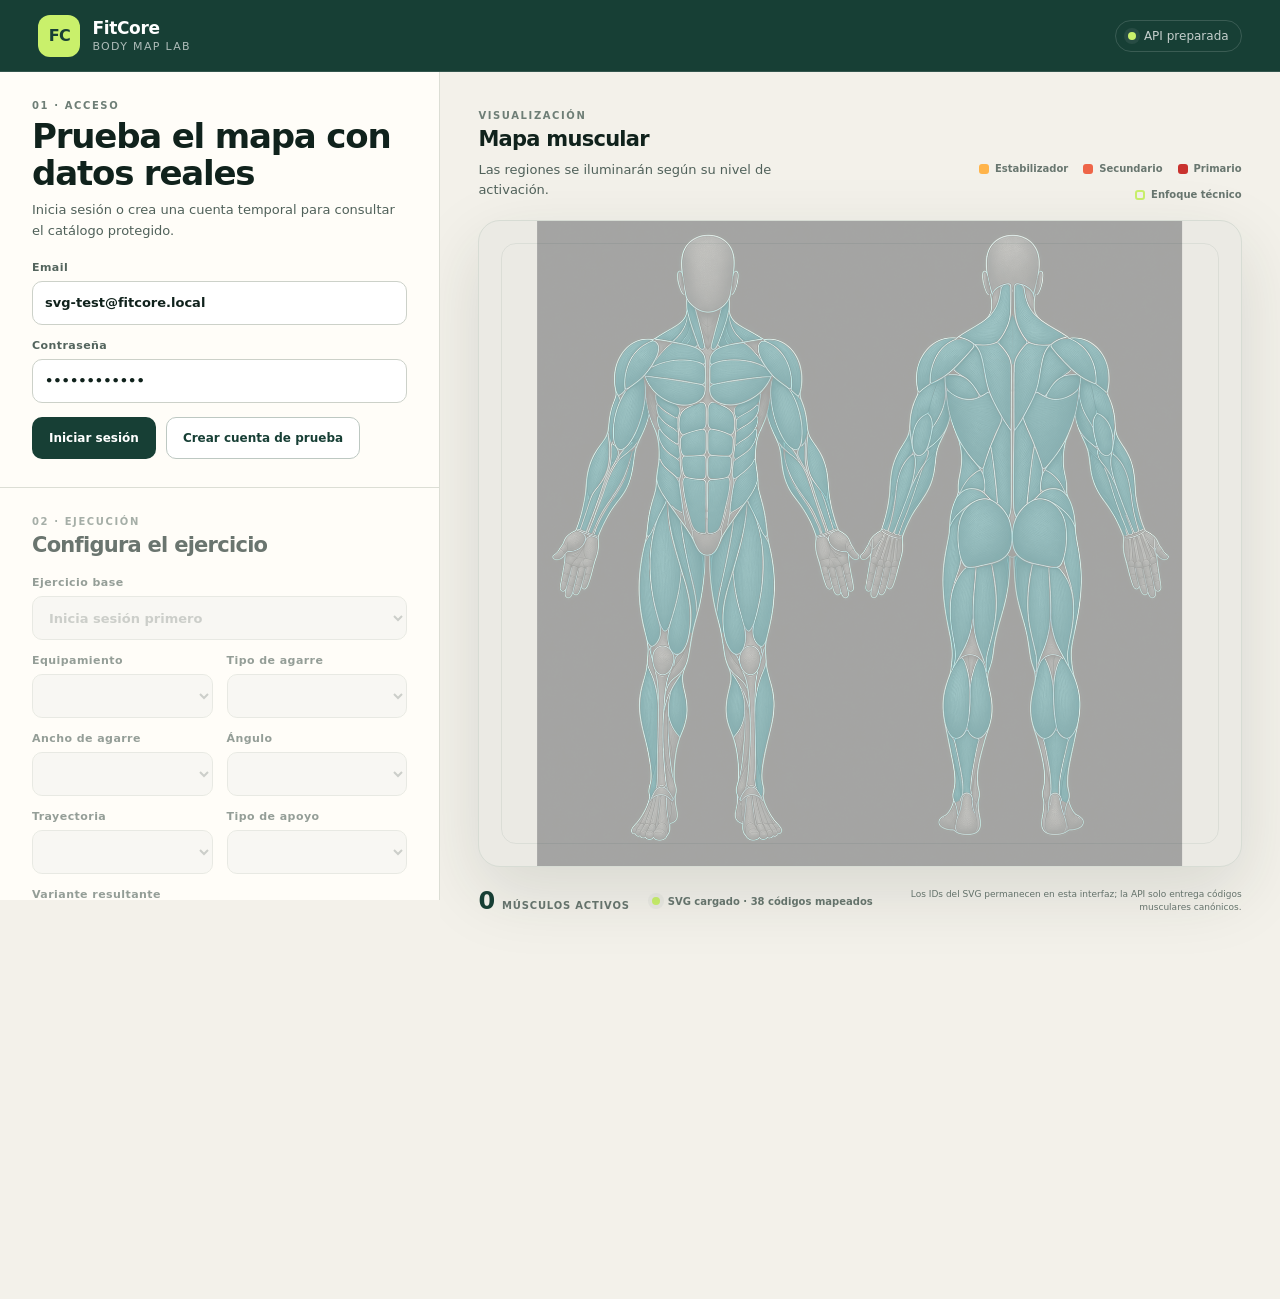
<file: src/main/resources/static/body-map-demo/index.html>
<!doctype html>
<html lang="es">
<head>
    <meta charset="utf-8">
    <meta name="viewport" content="width=device-width, initial-scale=1">
    <meta name="description" content="Laboratorio visual del mapa muscular de FitCore">
    <title>FitCore · Body Map Lab</title>
    <link rel="stylesheet" href="./styles.css">
</head>
<body>
<header class="topbar">
    <a class="brand" href="#" aria-label="FitCore Body Map Lab">
        <span class="brand-mark">FC</span>
        <span><strong>FitCore</strong><small>Body Map Lab</small></span>
    </a>
    <div class="api-status" id="api-status" data-state="idle">
        <span class="status-dot"></span><span id="api-status-text">Conectando con la API</span>
    </div>
</header>

<main class="workspace">
    <aside class="control-panel" aria-label="Configuración de la prueba">
        <section class="panel-section auth-section">
            <div class="section-heading">
                <span class="eyebrow">01 · Acceso</span>
                <h1>Prueba el mapa con datos reales</h1>
                <p>Inicia sesión o crea una cuenta temporal para consultar el catálogo protegido.</p>
            </div>
            <div class="auth-form" id="auth-form">
                <label>Email<input id="email" type="email" value="svg-test@fitcore.local" autocomplete="email"></label>
                <label>Contraseña<input id="password" type="password" value="TestPass123!" autocomplete="current-password"></label>
                <div class="button-row">
                    <button class="button button-primary" id="login-button" type="button">Iniciar sesión</button>
                    <button class="button button-secondary" id="register-button" type="button">Crear cuenta de prueba</button>
                </div>
            </div>
            <div class="signed-user" id="signed-user" hidden>
                <span class="user-avatar" id="user-avatar">ST</span>
                <span><strong id="user-email"></strong><small>Sesión JWT activa</small></span>
                <button class="text-button" id="logout-button" type="button">Salir</button>
            </div>
        </section>

        <section class="panel-section selection-section" id="selection-section" aria-disabled="true">
            <div class="section-heading compact">
                <span class="eyebrow">02 · Ejecución</span>
                <h2>Configura el ejercicio</h2>
            </div>
            <div class="field-grid">
                <label class="field-full">Ejercicio base
                    <select id="exercise-select" disabled><option>Inicia sesión primero</option></select>
                </label>
                <label>Equipamiento
                    <select id="equipment-select" disabled></select>
                </label>
                <label>Tipo de agarre
                    <select id="grip-type-select" disabled></select>
                </label>
                <label>Ancho de agarre
                    <select id="grip-width-select" disabled></select>
                </label>
                <label>Ángulo
                    <select id="bench-angle-select" disabled></select>
                </label>
                <label>Trayectoria
                    <select id="trajectory-select" disabled></select>
                </label>
                <label>Tipo de apoyo
                    <select id="support-type-select" disabled></select>
                </label>
                <label class="field-full">Variante resultante
                    <select id="variant-select" disabled></select>
                </label>
            </div>
            <div class="variant-summary" id="variant-summary">
                <span class="summary-icon">i</span>
                <p>Selecciona un ejercicio para ver las opciones disponibles en el catálogo.</p>
            </div>
            <div class="button-row action-row">
                <button class="button button-primary" id="preview-button" type="button" disabled>Previsualizar</button>
                <button class="button button-accent" id="add-button" type="button" disabled>Añadir a sesión</button>
            </div>
        </section>

        <section class="panel-section session-section">
            <div class="section-heading compact session-heading">
                <div><span class="eyebrow">03 · Sesión</span><h2>Ejercicios realizados</h2></div>
                <button class="text-button" id="clear-button" type="button">Limpiar</button>
            </div>
            <div class="session-list" id="session-list">
                <div class="empty-state"><span>0</span><p>Añade ejercicios para combinar sus activaciones.</p></div>
            </div>
            <label class="session-toggle">
                <input id="session-stabilizers" type="checkbox">
                <span class="toggle-track" aria-hidden="true"></span>
                <span><strong>Mostrar estabilizadores</strong><small>Ocultos por defecto en el resumen de sesión</small></span>
            </label>
        </section>
    </aside>

    <section class="map-panel" aria-label="Mapa muscular">
        <div class="map-toolbar">
            <div>
                <span class="eyebrow">Visualización</span>
                <h2 id="map-title">Mapa muscular</h2>
                <p id="map-subtitle">Las regiones se iluminarán según su nivel de activación.</p>
            </div>
            <div class="legend" aria-label="Leyenda de activación">
                <span><i class="legend-swatch stabilizer"></i>Estabilizador</span>
                <span><i class="legend-swatch secondary"></i>Secundario</span>
                <span><i class="legend-swatch primary"></i>Primario</span>
                <span><i class="legend-swatch focus"></i>Enfoque técnico</span>
            </div>
        </div>

        <div class="map-stage" id="body-map-stage" aria-live="polite">
            <div class="map-loading" id="map-loading"><span class="loader"></span><p>Cargando anatomía…</p></div>
        </div>

        <footer class="map-footer">
            <div class="activation-count"><strong id="active-count">0</strong><span>músculos activos</span></div>
            <div class="diagnostic" id="diagnostic"><span class="status-dot"></span><span>Esperando selección</span></div>
            <p>Los IDs del SVG permanecen en esta interfaz; la API solo entrega códigos musculares canónicos.</p>
        </footer>
    </section>
</main>

<div class="toast-region" id="toast-region" aria-live="polite"></div>
<script src="./app.js" defer></script>
</body>
</html>
</file>
<file: src/main/resources/static/body-map-demo/styles.css>
:root {
    --ink: #10221c;
    --ink-soft: #50615a;
    --paper: #f3f1ea;
    --surface: #fffdf8;
    --line: #dcded5;
    --forest: #173f35;
    --mint: #dcece4;
    --lime: #c9f06b;
    --amber: #ffb44a;
    --coral: #ee6548;
    --red: #c9322e;
    --shadow: 0 24px 70px rgba(30, 49, 42, .13);
    font-family: Inter, ui-sans-serif, system-ui, -apple-system, BlinkMacSystemFont, "Segoe UI", sans-serif;
    color: var(--ink);
    background: var(--paper);
}

* { box-sizing: border-box; }
body { margin: 0; min-width: 320px; min-height: 100vh; background: var(--paper); }
button, input, select { font: inherit; }
button, select { cursor: pointer; }
button:focus-visible, input:focus-visible, select:focus-visible { outline: 3px solid rgba(201, 240, 107, .75); outline-offset: 2px; }

.topbar {
    min-height: 72px; display: flex; align-items: center; justify-content: space-between;
    padding: 12px clamp(18px, 3vw, 44px); background: var(--forest); color: white;
    border-bottom: 1px solid rgba(255,255,255,.12);
}
.brand { display: inline-flex; align-items: center; gap: 12px; color: inherit; text-decoration: none; }
.brand-mark { display: grid; place-items: center; width: 42px; height: 42px; border-radius: 12px; background: var(--lime); color: var(--forest); font-weight: 900; letter-spacing: -.05em; }
.brand strong, .brand small { display: block; }
.brand strong { font-size: 17px; letter-spacing: -.02em; }
.brand small { margin-top: 2px; color: rgba(255,255,255,.65); font-size: 11px; letter-spacing: .12em; text-transform: uppercase; }
.api-status { display: flex; gap: 8px; align-items: center; padding: 8px 12px; border: 1px solid rgba(255,255,255,.15); border-radius: 999px; font-size: 12px; color: rgba(255,255,255,.75); }
.status-dot { width: 8px; height: 8px; border-radius: 50%; background: #a6afa9; box-shadow: 0 0 0 4px rgba(166,175,169,.12); }
.api-status[data-state="ok"] .status-dot, .diagnostic[data-state="ok"] .status-dot { background: var(--lime); }
.api-status[data-state="error"] .status-dot, .diagnostic[data-state="error"] .status-dot { background: var(--coral); }
.diagnostic[data-state="warning"] .status-dot { background: var(--amber); }

.workspace { display: grid; grid-template-columns: minmax(360px, 440px) 1fr; min-height: calc(100vh - 72px); }
.control-panel { border-right: 1px solid var(--line); background: var(--surface); overflow-y: auto; max-height: calc(100vh - 72px); }
.panel-section { padding: 28px 32px; border-bottom: 1px solid var(--line); }
.panel-section[aria-disabled="true"] { opacity: .62; }
.eyebrow { display: block; margin-bottom: 7px; color: #6e7e76; font-size: 10px; font-weight: 800; letter-spacing: .16em; text-transform: uppercase; }
.section-heading h1, .section-heading h2, .map-toolbar h2 { margin: 0; letter-spacing: -.035em; line-height: 1.08; }
.section-heading h1 { font-size: clamp(25px, 3vw, 34px); }
.section-heading h2, .map-toolbar h2 { font-size: 21px; }
.section-heading p, .map-toolbar p { margin: 9px 0 0; color: var(--ink-soft); font-size: 13px; line-height: 1.55; }
.section-heading.compact { margin-bottom: 18px; }

.auth-form, .field-grid { display: grid; grid-template-columns: 1fr 1fr; gap: 14px; margin-top: 20px; }
.auth-form label:first-child, .auth-form label:nth-child(2), .auth-form .button-row, .field-full { grid-column: 1 / -1; }
label { display: grid; gap: 7px; color: #53645d; font-size: 11px; font-weight: 750; letter-spacing: .04em; }
input, select { width: 100%; height: 44px; padding: 0 12px; border: 1px solid #ccd1c9; border-radius: 10px; background: #fff; color: var(--ink); font-size: 13px; transition: border-color .18s, box-shadow .18s; }
input:hover, select:hover { border-color: #97a49e; }
input:focus, select:focus { border-color: var(--forest); box-shadow: 0 0 0 3px rgba(23,63,53,.09); outline: 0; }
select:disabled, input:disabled { cursor: not-allowed; background: #f1f1ed; color: #8b938f; }
.button-row { display: flex; gap: 10px; flex-wrap: wrap; }
.button { min-height: 42px; padding: 0 16px; border-radius: 10px; border: 1px solid transparent; font-size: 12px; font-weight: 800; transition: transform .18s, background .18s, border-color .18s; }
.button:hover:not(:disabled) { transform: translateY(-1px); }
.button:disabled { opacity: .45; cursor: not-allowed; }
.button-primary { background: var(--forest); color: white; }
.button-secondary { background: white; color: var(--forest); border-color: #bdc8c2; }
.button-accent { background: var(--lime); color: var(--forest); }
.action-row .button { flex: 1; }
.text-button { border: 0; background: transparent; color: #687871; font-size: 11px; font-weight: 800; padding: 5px; }
.text-button:hover { color: var(--red); }

.signed-user { align-items: center; gap: 11px; margin-top: 20px; padding: 12px; border-radius: 12px; background: var(--mint); }
.signed-user:not([hidden]) { display: flex; }
.user-avatar { display: grid; place-items: center; width: 36px; height: 36px; border-radius: 50%; background: var(--forest); color: white; font-size: 11px; font-weight: 900; }
.signed-user > span:nth-child(2) { min-width: 0; flex: 1; }
.signed-user strong, .signed-user small { display: block; overflow: hidden; text-overflow: ellipsis; white-space: nowrap; }
.signed-user strong { font-size: 12px; }.signed-user small { margin-top: 2px; color: #61736b; font-size: 10px; }

.variant-summary { display: flex; gap: 10px; margin: 16px 0; padding: 12px; background: #f2f4ee; border-radius: 11px; color: var(--ink-soft); }
.summary-icon { display: grid; place-items: center; flex: 0 0 20px; height: 20px; border-radius: 50%; background: var(--forest); color: white; font: 800 11px/1 serif; }
.variant-summary p { margin: 0; font-size: 11px; line-height: 1.5; }
.variant-summary small { display: block; margin-top: 4px; color: #61736b; }
.session-heading { display: flex; align-items: flex-end; justify-content: space-between; }
.session-toggle { margin-top: 16px; padding: 13px 14px; border: 1px solid var(--line); border-radius: 14px; display: flex; align-items: center; gap: 11px; cursor: pointer; background: #f8faf7; }
.session-toggle input { position: absolute; opacity: 0; pointer-events: none; }
.session-toggle > span:last-child { display: grid; gap: 2px; }
.session-toggle strong { font-size: 12px; }
.session-toggle small { color: var(--ink-soft); font-size: 10px; }
.toggle-track { position: relative; width: 35px; height: 20px; flex: 0 0 35px; border-radius: 999px; background: #c9d0cc; transition: .2s ease; }
.toggle-track::after { content: ''; position: absolute; width: 14px; height: 14px; left: 3px; top: 3px; border-radius: 50%; background: white; box-shadow: 0 1px 3px #0003; transition: .2s ease; }
.session-toggle input:checked + .toggle-track { background: var(--forest); }
.session-toggle input:checked + .toggle-track::after { transform: translateX(15px); }
.session-toggle input:focus-visible + .toggle-track { outline: 3px solid color-mix(in srgb, var(--lime), transparent 35%); outline-offset: 2px; }
.session-list { display: grid; gap: 8px; }
.empty-state { display: flex; align-items: center; gap: 12px; color: #7d8983; }
.empty-state span { display: grid; place-items: center; width: 34px; height: 34px; border: 1px dashed #abb4af; border-radius: 9px; font-weight: 800; }
.empty-state p { margin: 0; font-size: 11px; line-height: 1.4; }
.session-item { display: grid; grid-template-columns: 30px 1fr auto; align-items: center; gap: 10px; padding: 10px; border: 1px solid var(--line); border-radius: 11px; background: white; }
.session-index { display: grid; place-items: center; width: 28px; height: 28px; border-radius: 8px; background: var(--mint); font-size: 10px; font-weight: 900; }
.session-item strong, .session-item small { display: block; }
.session-item strong { font-size: 11px; }.session-item small { margin-top: 3px; color: #74817b; font-size: 9px; }
.remove-button { width: 26px; height: 26px; border: 0; border-radius: 8px; background: #f5eee9; color: #a14a38; font-weight: 900; }

.map-panel { min-width: 0; padding: clamp(22px, 3vw, 42px); display: grid; grid-template-rows: auto minmax(480px, 1fr) auto; gap: 20px; overflow: hidden; }
.map-toolbar { display: flex; align-items: flex-end; justify-content: space-between; gap: 28px; }
.legend { display: flex; gap: 15px; flex-wrap: wrap; justify-content: flex-end; }
.legend span { display: inline-flex; align-items: center; gap: 6px; color: #68766f; font-size: 10px; font-weight: 700; }
.legend-swatch { width: 10px; height: 10px; border-radius: 3px; }.legend-swatch.stabilizer { background: var(--amber); }.legend-swatch.secondary { background: var(--coral); }.legend-swatch.primary { background: var(--red); }.legend-swatch.focus { background: transparent; border: 2px solid var(--lime); }
.map-stage { position: relative; min-height: 500px; overflow: hidden; border: 1px solid #d7dcd4; border-radius: 22px; background: #ebeae4; box-shadow: var(--shadow); }
.map-stage::before { content: ""; position: absolute; inset: 22px; border: 1px solid rgba(23,63,53,.07); border-radius: 15px; pointer-events: none; z-index: 2; }
.map-stage svg { display: block; width: 100%; height: 100%; max-height: calc(100vh - 255px); min-height: 500px; }
.map-stage svg [data-fitcore-muscle] { transition: fill .35s ease, opacity .35s ease, filter .35s ease; fill: var(--muscle-color) !important; opacity: .94 !important; filter: drop-shadow(0 0 5px color-mix(in srgb, var(--muscle-color), transparent 45%)); }
.map-stage svg [data-fitcore-level="1"] { --muscle-color: var(--amber); }
.map-stage svg [data-fitcore-level="2"] { --muscle-color: var(--coral); }
.map-stage svg [data-fitcore-level="3"] { --muscle-color: var(--red); }
.map-stage svg [data-fitcore-focus="secondary"] { stroke: #fff1bd !important; stroke-width: 1.4px !important; vector-effect: non-scaling-stroke; }
.map-stage svg [data-fitcore-focus="primary"] { stroke: var(--lime) !important; stroke-width: 2px !important; vector-effect: non-scaling-stroke; filter: drop-shadow(0 0 7px rgba(190, 242, 92, .9)); }
.map-loading { position: absolute; inset: 0; z-index: 5; display: grid; place-content: center; justify-items: center; color: #68766f; font-size: 12px; background: #ebeae4; }
.loader { width: 34px; height: 34px; border: 3px solid #cbd0ca; border-top-color: var(--forest); border-radius: 50%; animation: spin .8s linear infinite; }
@keyframes spin { to { transform: rotate(360deg); } }
.map-footer { display: grid; grid-template-columns: auto auto 1fr; align-items: center; gap: 22px; color: #68766f; }
.activation-count { display: flex; align-items: baseline; gap: 7px; }.activation-count strong { font-size: 24px; color: var(--forest); }.activation-count span { font-size: 10px; font-weight: 800; text-transform: uppercase; letter-spacing: .08em; }
.diagnostic { display: flex; align-items: center; gap: 8px; font-size: 10px; font-weight: 700; }
.map-footer p { margin: 0; text-align: right; font-size: 9px; line-height: 1.45; }
.toast-region { position: fixed; right: 22px; bottom: 22px; z-index: 20; display: grid; gap: 8px; }
.toast { max-width: 340px; padding: 12px 14px; border-radius: 11px; background: var(--forest); color: white; box-shadow: var(--shadow); font-size: 11px; animation: toast-in .2s ease-out; }
.toast.error { background: #8f352b; }
@keyframes toast-in { from { opacity: 0; transform: translateY(8px); } }

@media (max-width: 980px) {
    .workspace { grid-template-columns: 1fr; }
    .control-panel { max-height: none; border-right: 0; }
    .map-panel { min-height: 760px; }
    .map-stage svg { max-height: 650px; }
}
@media (max-width: 600px) {
    .topbar { min-height: 64px; }.api-status { padding: 7px; }.api-status span:last-child { display: none; }
    .panel-section, .map-panel { padding: 22px 18px; }
    .auth-form, .field-grid { grid-template-columns: 1fr; }.field-full { grid-column: auto; }
    .map-toolbar { align-items: flex-start; flex-direction: column; }.legend { justify-content: flex-start; }
    .map-footer { grid-template-columns: 1fr 1fr; }.map-footer p { grid-column: 1 / -1; text-align: left; }
}
</file>
